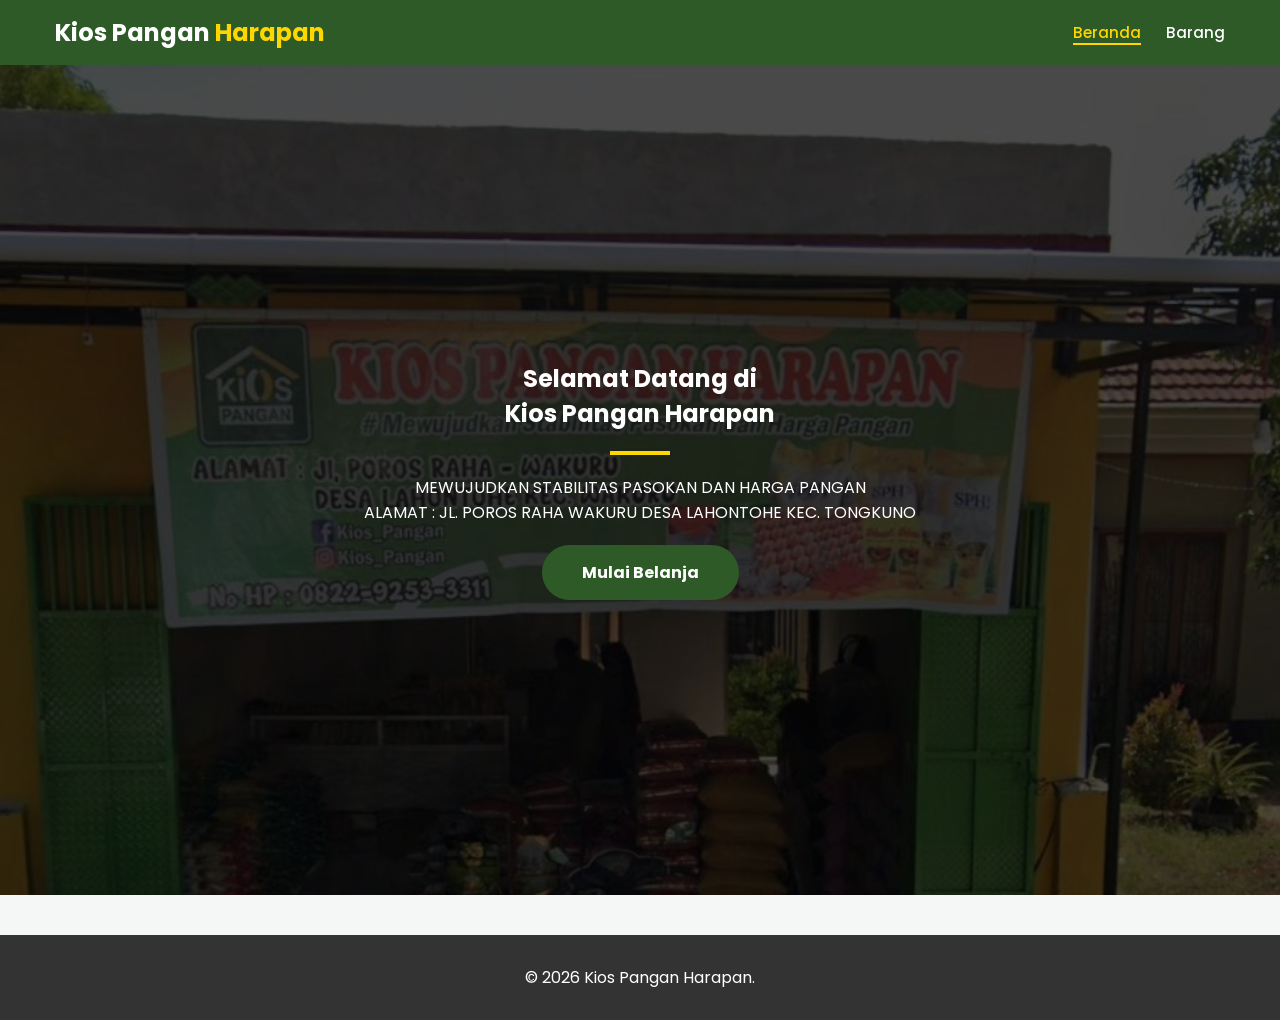
<file: index.html>
<!DOCTYPE html>
<html lang="id">
<head>
    <meta charset="UTF-8">
    <meta name="viewport" content="width=device-width, initial-scale=1.0">
    <title>Beranda - Kios Pangan Harapan</title>
    <link rel="stylesheet" href="p.css">
    <link href="https://fonts.googleapis.com/css2?family=Poppins:wght@400;700&display=swap" rel="stylesheet">
</head>
<body>
    <nav>
        <div class="container navbar">
            <h1 class="logo">Kios Pangan<span> Harapan</span></h1>
            <ul class="nav-links">
                <li><a href="index.html" class="active">Beranda</a></li>
                <li><a href="barang.html">Barang</a></li>
            </ul>
        </div>
    </nav>

    <header class="hero-full">
        <div class="hero-overlay">
            <div class="container">
                <h2>Selamat Datang di <br>Kios Pangan Harapan</h2>
                <div class="divider"></div>
                <p class="slogan">MEWUJUDKAN STABILITAS PASOKAN DAN HARGA PANGAN</p>
                <p class="address">ALAMAT : JL. POROS RAHA WAKURU DESA LAHONTOHE KEC. TONGKUNO</p>
                <div class="hero-btns">
                    <a href="barang.html" class="btn-main">Mulai Belanja</a>
                </div>
            </div>
        </div>
    </header>

    <footer>
        <p>&copy; 2026 Kios Pangan Harapan.</p>
    </footer>
</body>
</html>
</file>
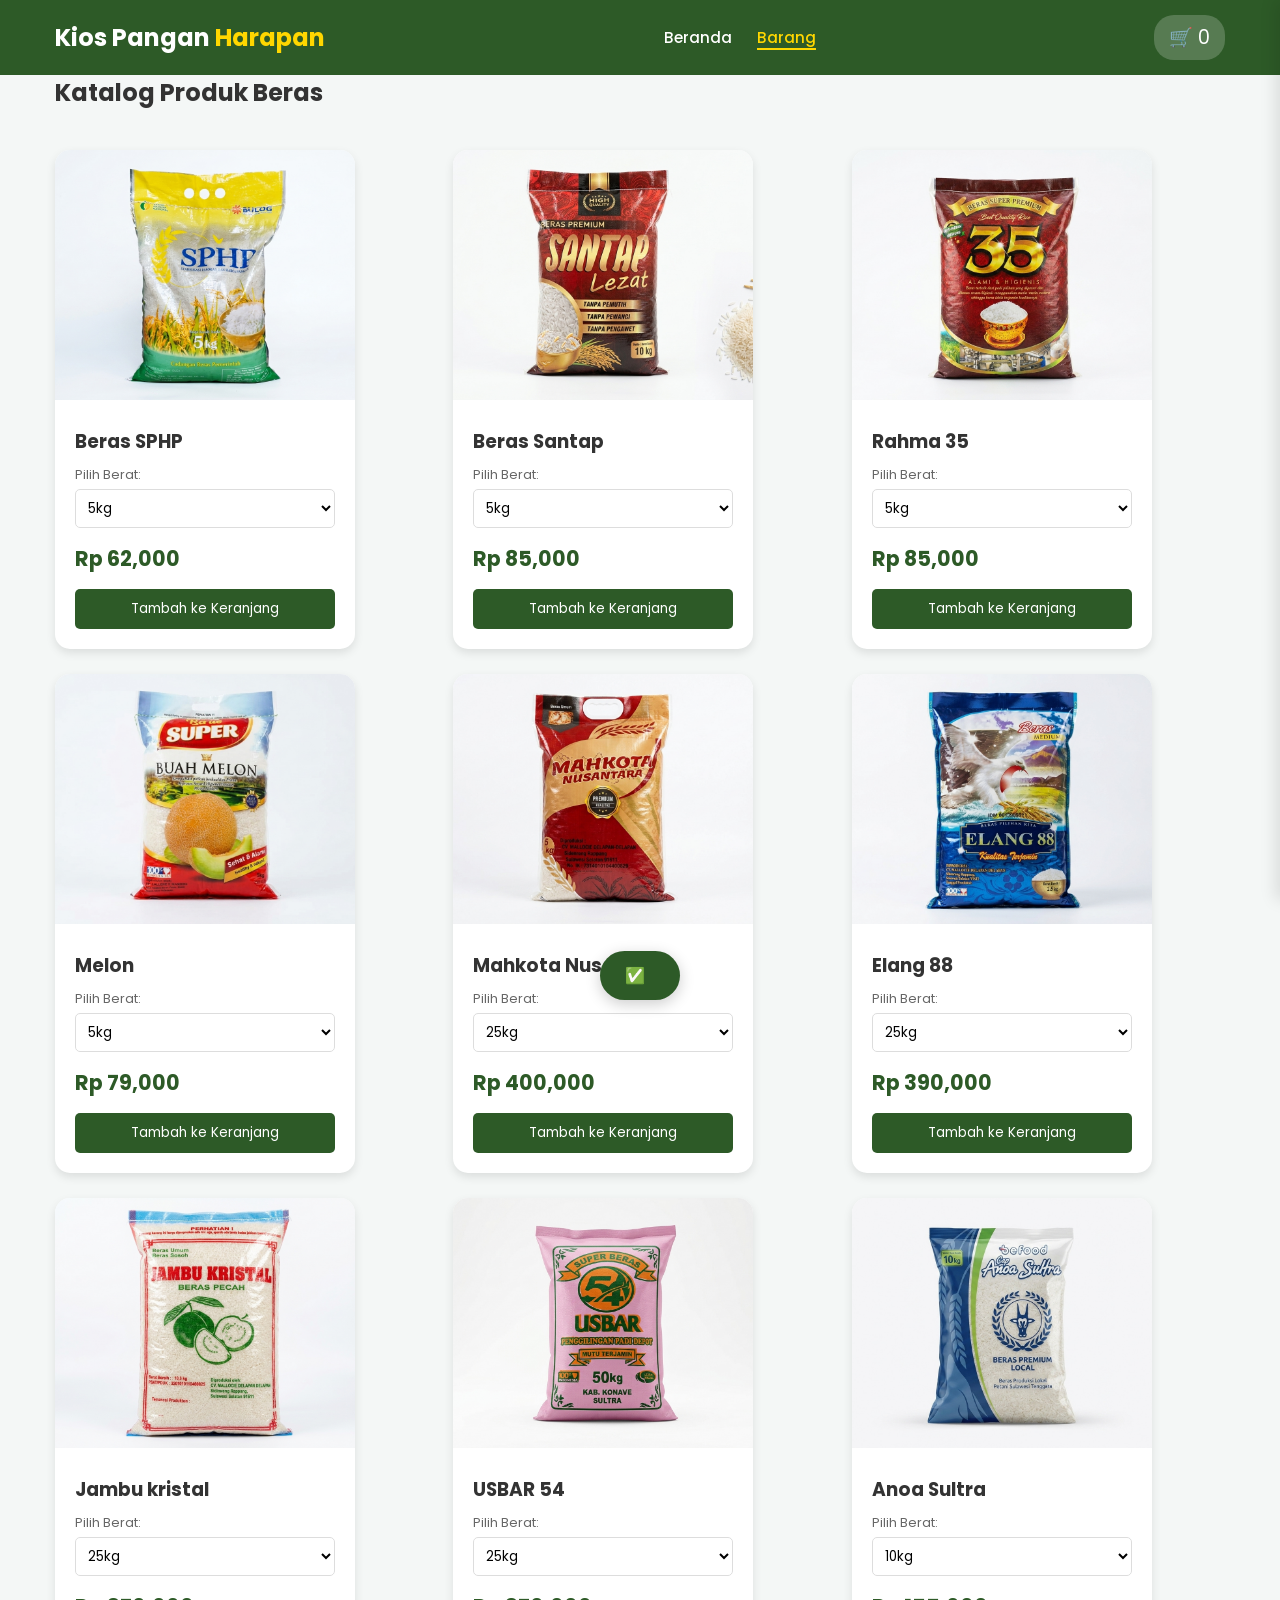
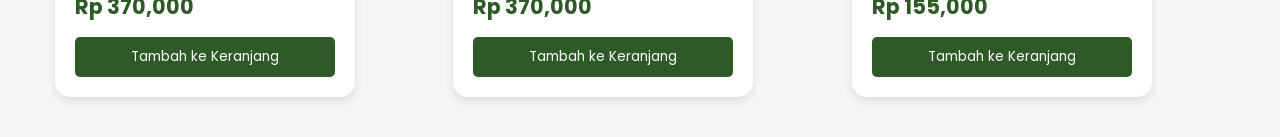
<file: barang.html>
<!DOCTYPE html>
<html lang="id">
<head>
    <meta charset="UTF-8">
    <meta name="viewport" content="width=device-width, initial-scale=1.0">
    <title>Produk - Kios Pangan Harapan</title>
    <link rel="stylesheet" href="p.css">
    <link href="https://fonts.googleapis.com/css2?family=Poppins:wght@400;700&display=swap" rel="stylesheet">
</head>
<body>
    <nav>
        <div class="container navbar">
            <h1 class="logo">Kios Pangan<span> Harapan</span></h1>
            <ul class="nav-links">
                <li><a href="index.html">Beranda</a></li>
                <li><a href="produk.html" class="active">Barang</a></li>
            </ul>
            <div class="cart-icon" onclick="toggleCart()">
                🛒 <span id="cart-count">0</span>
            </div>
        </div>
    </nav>

    <main class="container page-content">
        <h2 class="section-title">Katalog Produk Beras</h2>
        <div class="products" id="product-list">
            </div>
    </main>

    <div id="cart-sidebar" class="sidebar">
        <div class="sidebar-header">
            <h3>Keranjang Belanja</h3>
            <button onclick="toggleCart()">×</button>
        </div>
        <div id="cart-items"></div>
        <div class="cart-footer">
    <div class="user-details">
        <input type="text" id="user-name" placeholder="Nama Lengkap" required>
        <textarea id="user-address" placeholder="Alamat Pengiriman Lengkap" rows="2" required></textarea>
    </div>
    
    <div class="total-container">
        <span>Total Estimasi:</span>
        <span id="total-price" class="price-big">Rp 0</span>
    </div>
    
    <button class="btn-checkout" onclick="checkoutWhatsApp()">
        Pesan Lewat WhatsApp
    </button>


    <div id="notification" class="notification">
        <span id="notif-message"></span>
    </div>

    <script src="p.js"></script>
</body>
</html>
</file>
<file: p.css>
* {
    margin: 0;
    padding: 0;
    box-sizing: border-box;
    font-family: 'Poppins', sans-serif;
}

body {
    background-color: #f4f7f6;
    color: #333;
}

.container {
    max-width: 1100px;
    margin: auto;
    padding: 0 20px;
}

/* Navbar */
nav {
    background: #2d5a27;
    color: white;
    padding: 15px 0;
    position: sticky;
    top: 0;
    z-index: 100;
}

.navbar {
    display: flex;
    justify-content: space-between;
    align-items: center;
}

.logo span {
    color: #ffd700;
}

.cart-icon {
    cursor: pointer;
    font-size: 1.2rem;
    background: rgba(255,255,255,0.2);
    padding: 8px 15px;
    border-radius: 20px;
}

/* Hero Section */
.hero {
    /* Gunakan nama file foto Anda di dalam url() */
    background: linear-gradient(rgba(0,0,0,0.6), rgba(0,0,0,0.6)), 
                url('WhatsApp Image 2026-04-24 at 15.52.23.jpeg'); 
    
    background-size: cover;      /* Memastikan gambar menutupi seluruh area */
    background-position: center; /* Memastikan gambar tetap di tengah */
    background-attachment: fixed;/* Opsional: Efek parallax saat di-scroll */
    color: white;
    text-align: center;
    padding: 100px 0;            /* Menambah ruang atas & bawah agar gambar lebih terlihat */
}

.hero h2 { font-size: 2.5rem; }

/* Product Grid */
.products {
    display: grid;
    grid-template-columns: repeat(auto-fit, minmax(280px, 1fr));
    gap: 25px;
    padding: 40px 0;
}

.product-card {
    background: white;
    border-radius: 12px;
    overflow: hidden;
    box-shadow: 0 4px 6px rgba(0,0,0,0.1);
    transition: transform 0.3s ease;
}

.product-card:hover { transform: translateY(-5px); }

.product-card img {
    width: 100%;
    height: 200px;
    object-fit: cover;
}

.product-info { padding: 20px; }
.product-info h3 { margin-bottom: 10px; }
.product-price { color: #2d5a27; font-weight: bold; font-size: 1.2rem; }

.btn-add {
    display: block;
    width: 100%;
    background: #2d5a27;
    color: white;
    border: none;
    padding: 10px;
    margin-top: 15px;
    border-radius: 5px;
    cursor: pointer;
}

/* Sidebar Keranjang */
.sidebar {
    position: fixed;
    right: -350px;
    top: 0;
    width: 350px;
    height: 100%;
    background: white;
    box-shadow: -5px 0 15px rgba(0,0,0,0.1);
    transition: 0.4s;
    z-index: 1000;
    display: flex;
    flex-direction: column;
}

.sidebar.active { right: 0; }

.sidebar-header {
    padding: 20px;
    background: #2d5a27;
    color: white;
    display: flex;
    justify-content: space-between;
}

#cart-items { flex: 1; overflow-y: auto; padding: 20px; }

.cart-footer { padding: 20px; border-top: 1px solid #eee; }

.btn-checkout {
    width: 100%;
    background: #25d366;
    color: white;
    border: none;
    padding: 12px;
    font-weight: bold;
    border-radius: 5px;
    cursor: pointer;
    margin-top: 10px;
}

footer {
    text-align: center;
    padding: 30px;
    background: #333;
    color: white;
    margin-top: 40px;
}

/* Styling Item di dalam Keranjang */
.cart-item {
    display: flex;
    justify-content: space-between;
    align-items: center;
    padding: 15px;
    border-bottom: 1px solid #eee;
}

.cart-item-info h4 {
    font-size: 0.9rem;
    margin-bottom: 5px;
}

.cart-item-controls {
    display: flex;
    align-items: center;
    gap: 10px;
}

.cart-item-controls button {
    background: #eee;
    border: none;
    width: 25px;
    height: 25px;
    cursor: pointer;
    border-radius: 4px;
    font-weight: bold;
}

.cart-item-controls button:hover {
    background: #ddd;
}

.cart-item-controls .btn-remove {
    background: #ff4d4d;
    color: white;
    margin-left: 10px;
}

.cart-item-controls .btn-remove:hover {
    background: #cc0000;
}

/* Notifikasi Toast */
.notification {
    position: fixed;
    bottom: -100px; /* Sembunyi di bawah layar */
    left: 50%;
    transform: translateX(-50%);
    background-color: #2d5a27; /* Hijau sesuai tema Kios Pangan */
    color: white;
    padding: 12px 25px;
    border-radius: 30px;
    box-shadow: 0 4px 15px rgba(0,0,0,0.2);
    transition: bottom 0.5s ease; /* Efek animasi naik-turun */
    z-index: 2000;
    font-weight: 600;
    display: flex;
    align-items: center;
    gap: 10px;
}

/* Munculkan notifikasi */
.notification.show {
    bottom: 30px; /* Naik ke atas layar */
}

/* Tambahkan ikon centang kecil di depan teks */
.notification::before {
    content: '✅';
}

/* Penataan Menu Navigasi */
.navbar {
    display: flex;
    justify-content: space-between;
    align-items: center;
}

.nav-links {
    list-style: none;
    display: flex;
    gap: 25px;
}

.nav-links a {
    color: white;
    text-decoration: none;
    font-weight: 500;
    transition: 0.3s;
    font-size: 0.95rem;
}

.nav-links a:hover {
    color: #ffd700; /* Warna emas saat diarahkan kursor */
}

/* Membuat scroll halaman menjadi halus */
html {
    scroll-behavior: smooth;
}

/* Responsif untuk HP: Sembunyikan menu atau atur jarak */
@media (max-width: 600px) {
    .nav-links {
        display: none; /* Sembunyikan di layar sangat kecil agar tidak berantakan */
    }
}

/* Menandai menu yang sedang dibuka */
.nav-links a.active {
    color: #ffd700;
    border-bottom: 2px solid #ffd700;
}

/* Halaman Beranda Full Screen */
.hero-full {
    height: calc(100vh - 70px); /* Layar penuh minus tinggi navbar */
    background: url('WhatsApp Image 2026-04-24 at 15.52.23.jpeg') no-repeat center/cover;
    color: white;
    text-align: center;
}

.hero-overlay {
    background: rgba(0,0,0,0.7);
    height: 100%;
    display: flex;
    align-items: center;
}

.divider {
    width: 60px;
    height: 4px;
    background: #ffd700;
    margin: 20px auto;
}

.btn-main {
    display: inline-block;
    padding: 15px 40px;
    background: #2d5a27;
    color: white;
    text-decoration: none;
    border-radius: 30px;
    font-weight: bold;
    margin-top: 20px;
}

/* Jarak konten untuk halaman produk */
.page-content {
    padding: 40px 20px;
}

.product-info label {
    display: block;
    font-size: 0.8rem;
    margin-top: 10px;
    color: #666;
}

.product-info select {
    width: 100%;
    padding: 8px;
    margin: 5px 0 15px 0;
    border: 1px solid #ddd;
    border-radius: 5px;
    background-color: #fff;
    cursor: pointer;
    font-family: 'Poppins', sans-serif;
}

.product-price {
    font-size: 1.3rem;
    color: #2d5a27;
    font-weight: bold;
    margin-bottom: 10px;
}

/* Perbaikan error pada kartu produk */
.product-card {
    /* Gunakan box-shadow, bukan shadow saja */
    box-shadow: 0 4px 6px rgba(0,0,0,0.1); 
    transition: transform 0.3s ease;
    width: 300px; /* Mengunci lebar kartu agar tidak gepeng */
}

/* Mengunci lebar utama website */
.container {
    width: 1200px; /* Lebar standar laptop */
    margin: 0 auto;
    padding: 0 15px;
}

/* Pastikan navbar tidak berantakan */
.navbar {
    display: flex;
    justify-content: space-between;
    align-items: center;
    width: 1200px;
}

/* Hapus atau nonaktifkan Media Queries (@media) */
/* Jika Anda punya kode @media (max-width: ...), sebaiknya hapus 
   agar tampilan tidak berubah saat layar mengecil */

   /* Halaman Beranda Tetap Besar */
.hero-full .welcome-title {
    font-size: 70px; /* Gunakan PX agar ukurannya konsisten di semua layar */
    text-shadow: 3px 3px 10px rgba(0,0,0,0.7);
}

.user-details {
    padding: 15px;
    background: #f9f9f9;
    border-top: 1px solid #eee;
    display: flex;
    flex-direction: column;
    gap: 10px;
}

.user-details input, 
.user-details textarea {
    width: 100%;
    padding: 10px;
    border: 1px solid #ddd;
    border-radius: 8px;
    font-family: 'Poppins', sans-serif;
    font-size: 0.9rem;
    outline: none;
}

.user-details input:focus, 
.user-details textarea:focus {
    border-color: #2d5a27; /* Hijau Kios Pangan */
}

/* --- Penyesuaian Lebar Kontainer --- */
.container {
    width: 95%; /* Gunakan persentase agar fleksibel */
    max-width: 1200px; /* Batas maksimal untuk laptop */
    margin: 0 auto;
}

/* --- Mengatur Kartu Produk agar Besar di HP --- */
@media screen and (max-width: 768px) {
    /* Membuat kartu produk berjejer 2 kolom (atau 1 jika ingin lebih besar lagi) */
    #product-list {
        display: grid;
        grid-template-columns: repeat(auto-fit, minmax(280px, 1fr)); 
        gap: 20px;
    }

    .product-card {
        width: 100%; /* Kartu mengikuti lebar kolom */
    }

    /* Memperbesar teks judul di Beranda untuk HP */
    .hero-full .welcome-title {
        font-size: 2.5rem; /* Ukuran yang pas untuk layar HP */
    }

    .hero-full .welcome-title span {
        font-size: 1.2rem;
    }
}

/* --- Perbaikan Error 'shadow' yang Anda alami --- */
.product-card {
    background: white;
    border-radius: 15px;
    overflow: hidden;
    box-shadow: 0 4px 10px rgba(0,0,0,0.1); /* Gunakan 'box-shadow', bukan 'shadow' */
    transition: transform 0.3s ease;
}

.product-card img {
    width: 100%;
    height: 250px; /* Berikan tinggi yang cukup agar gambar terlihat besar */
    object-fit: cover; /* Agar gambar tidak gepeng */
}
</file>
